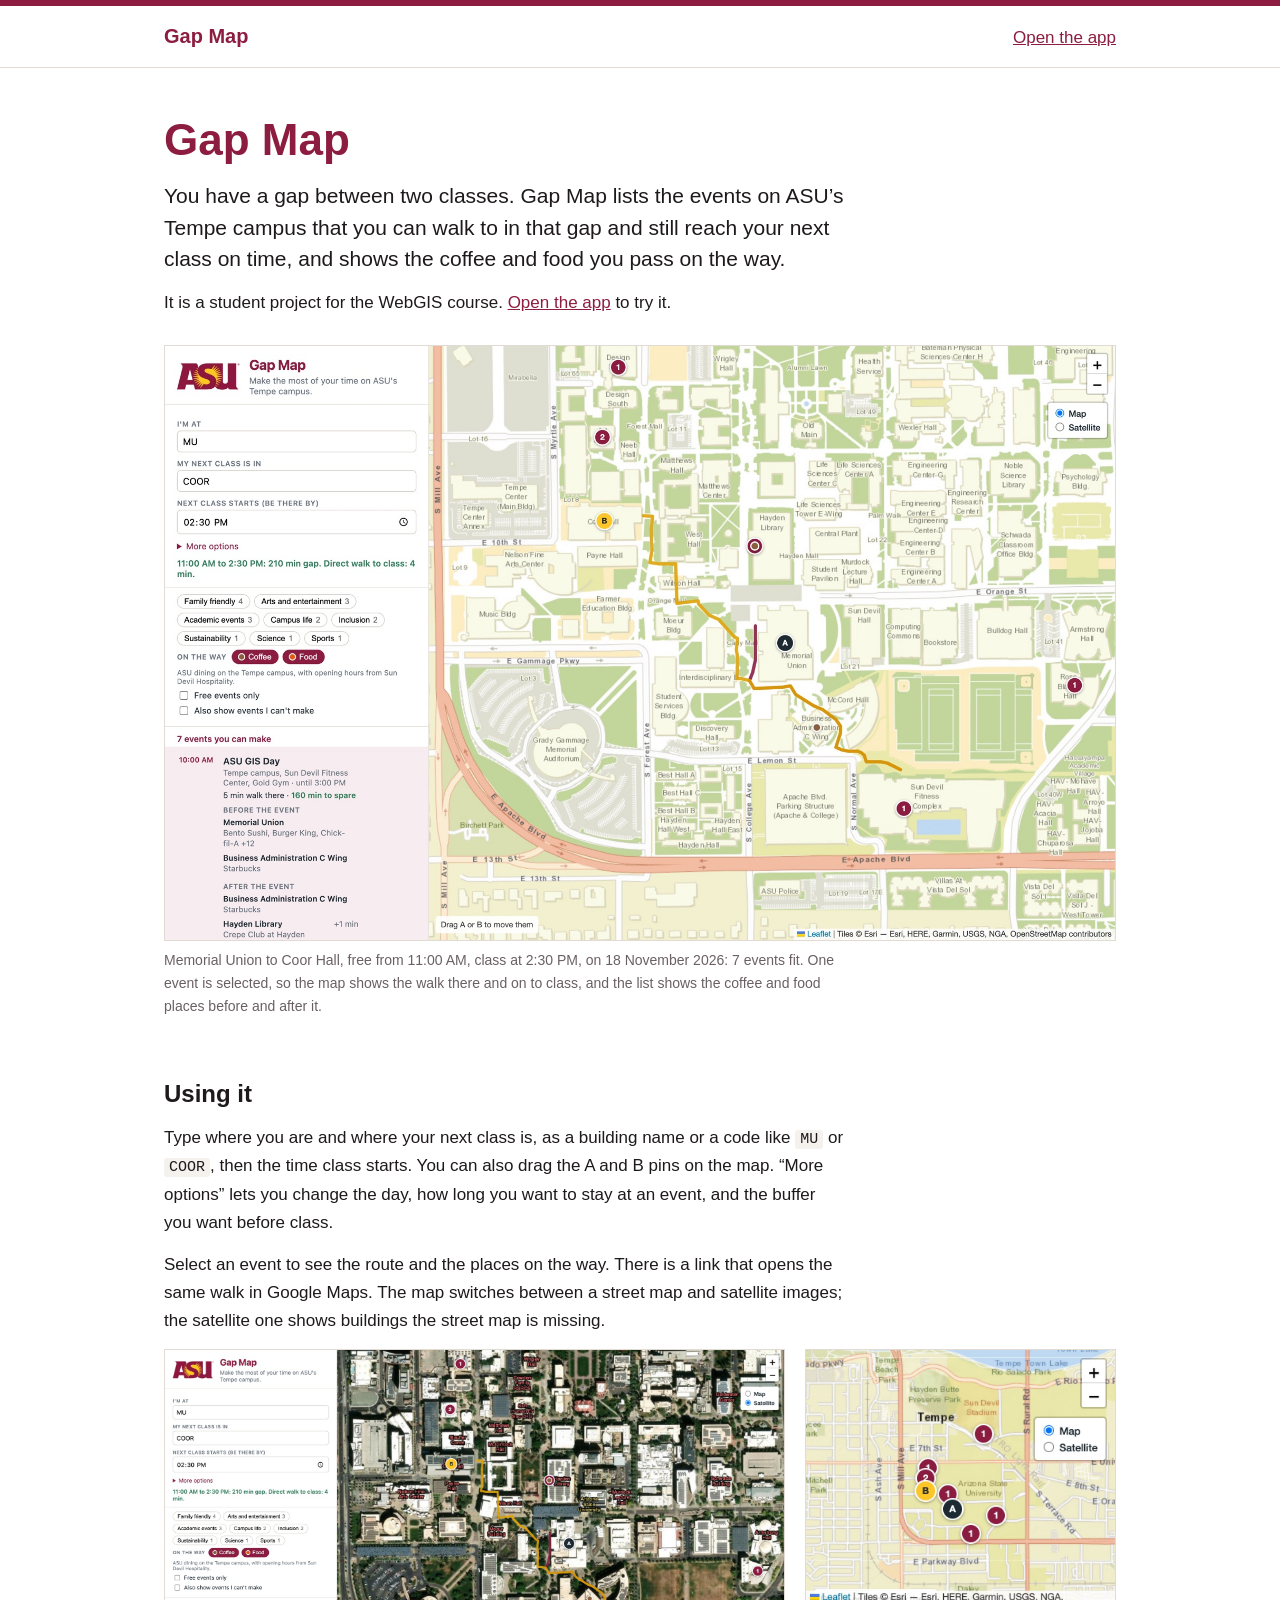
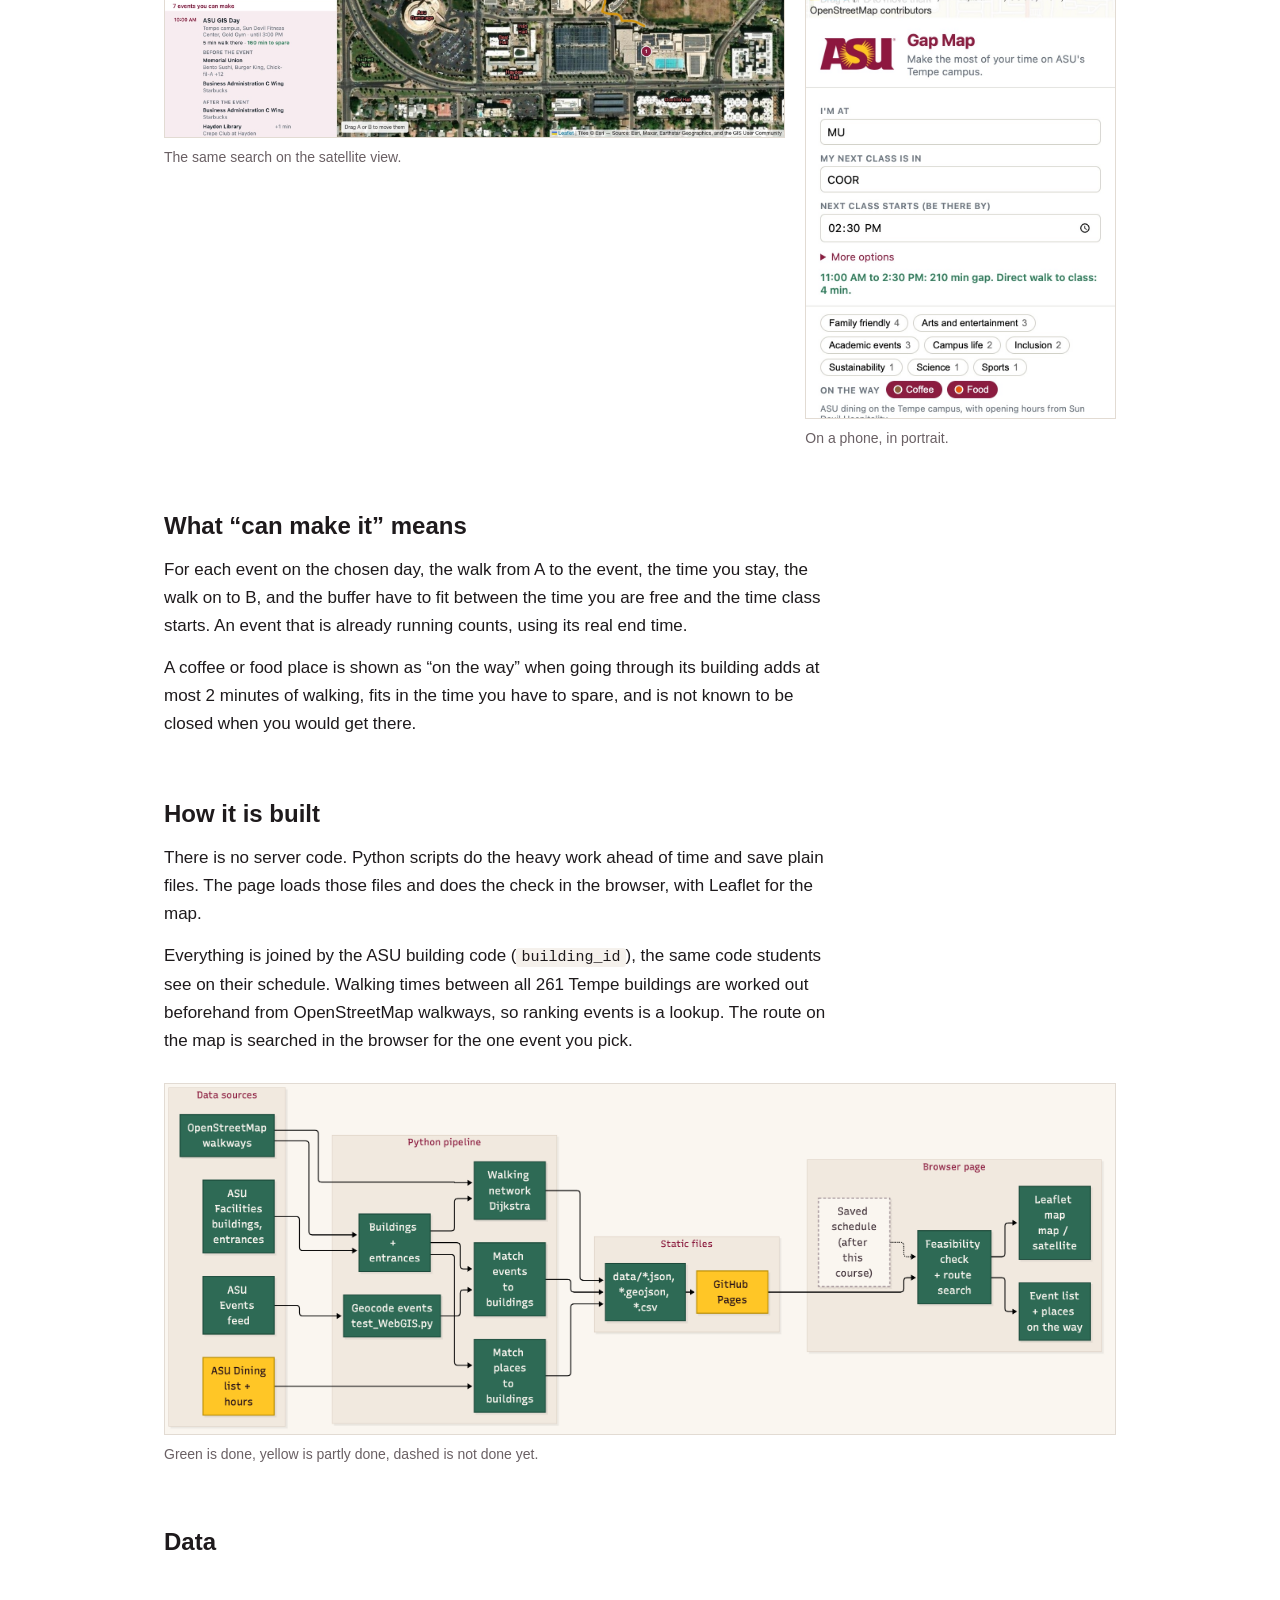
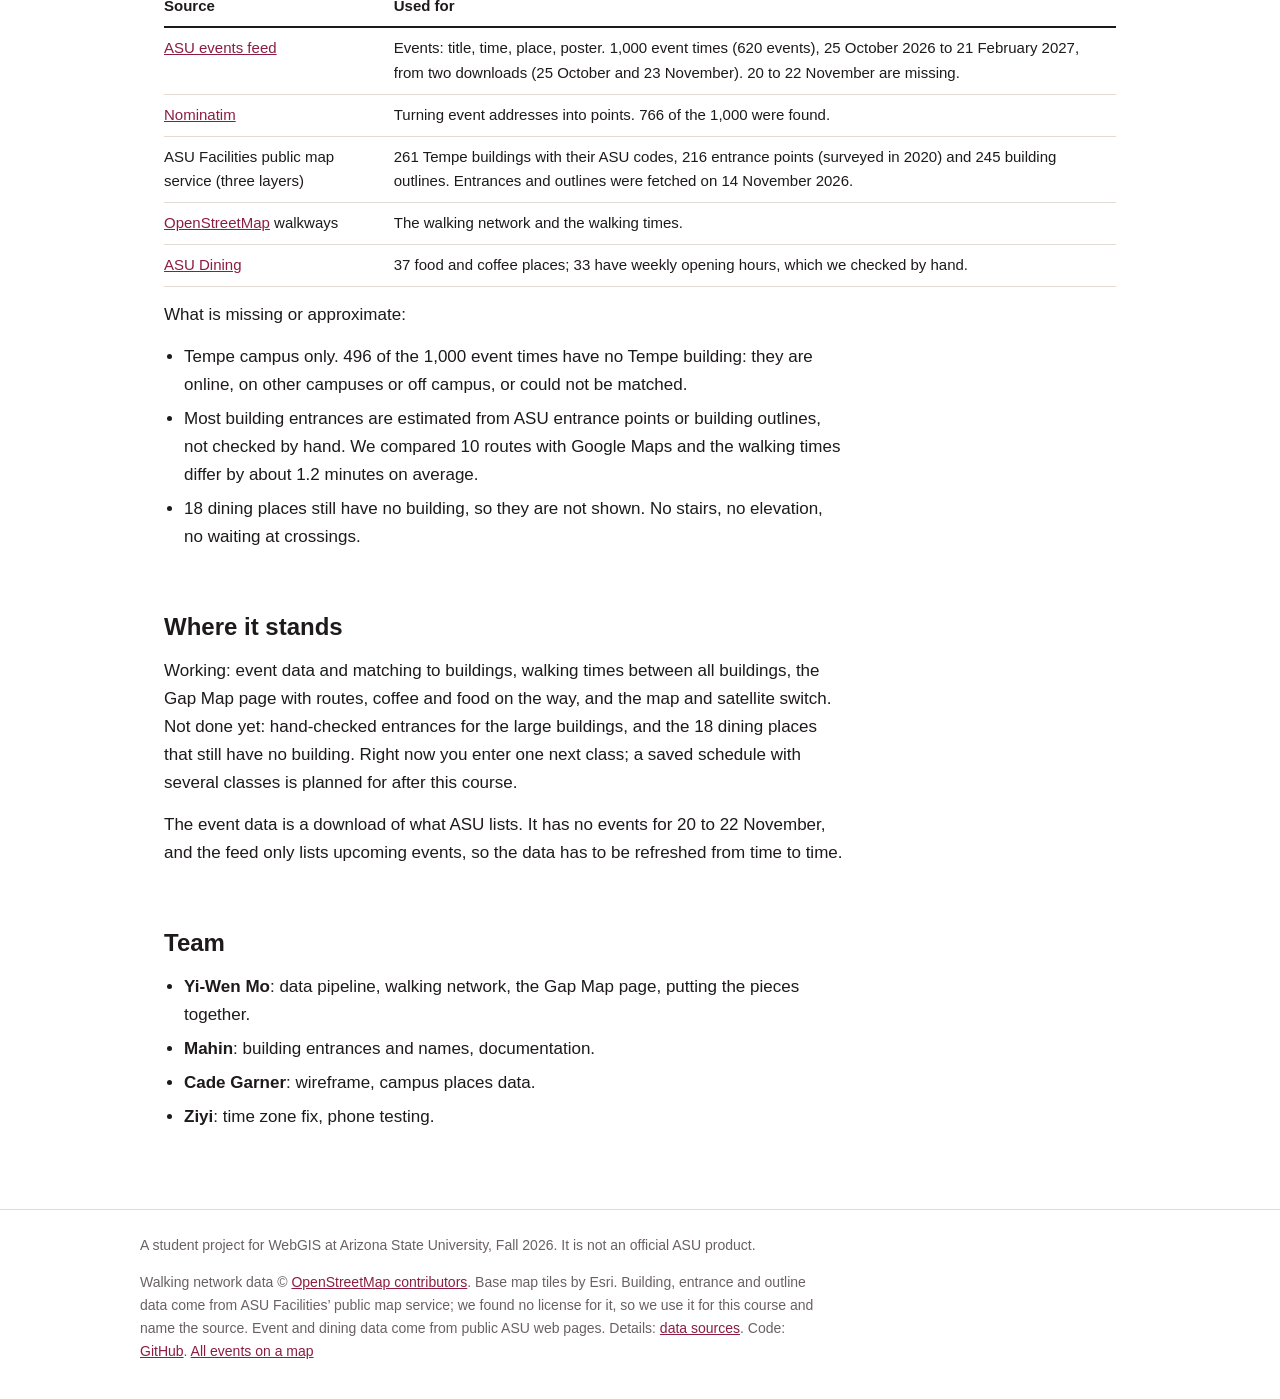
<file: index.html>
<!DOCTYPE html>
<html lang="en">
<head>
<meta charset="utf-8">
<meta http-equiv="refresh" content="0; url=web/about.html">
<link rel="canonical" href="web/about.html">
<title>Gap Map</title>
</head>
<body>
<p><a href="web/about.html">Gap Map: about the project</a> · <a href="web/gap.html">Open the app</a></p>
</body>
</html>
</file>
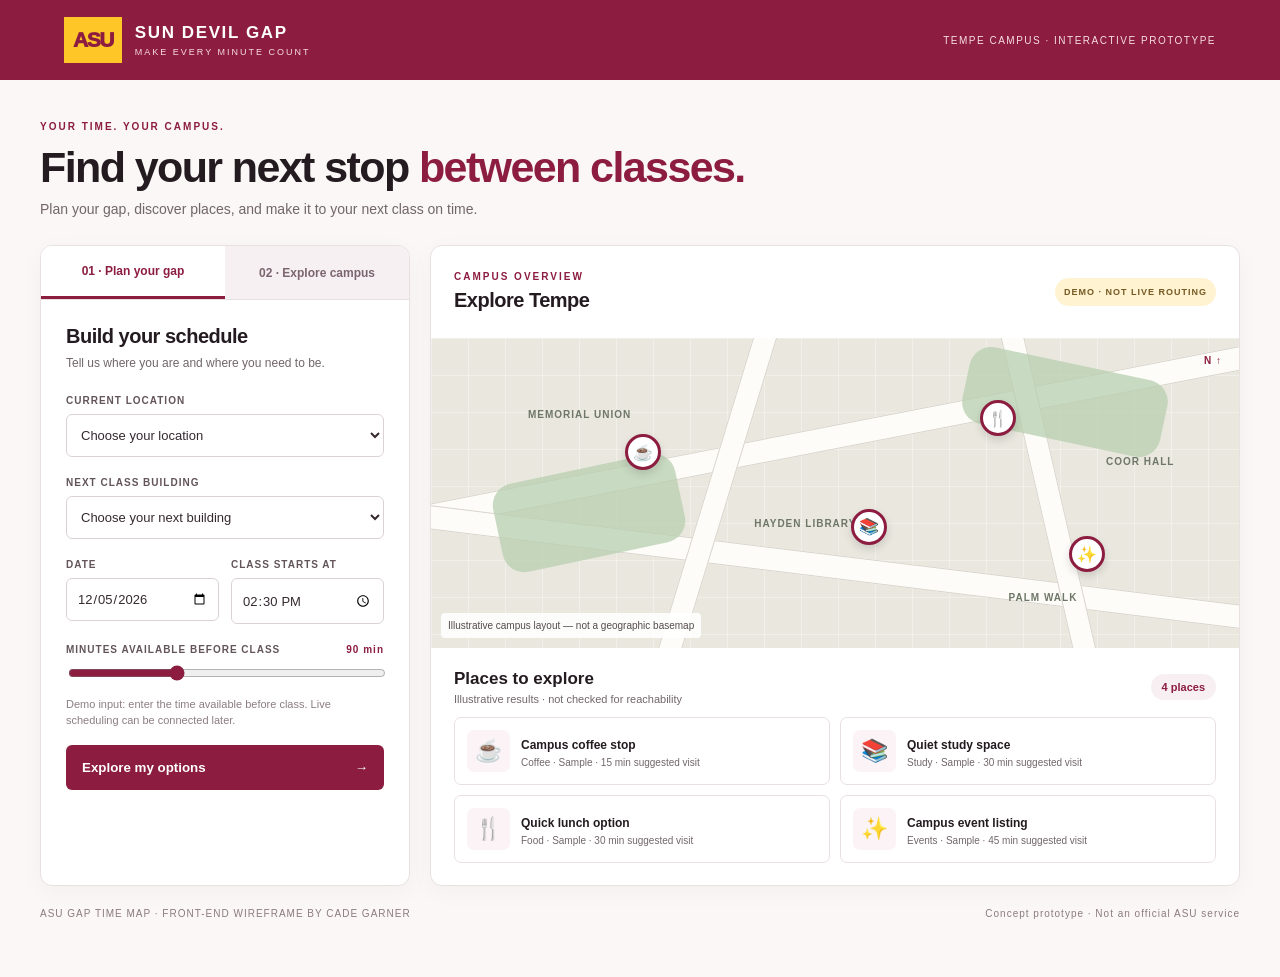
<file: Wireframe/sun-devil-gap-prototype/sun-devil-gap/index.html>
<!doctype html>
<html lang="en"><head><meta charset="utf-8"><meta name="viewport" content="width=device-width,initial-scale=1"><title>Sun Devil Gap | ASU Campus Planner</title><link rel="stylesheet" href="style.css"><script src="js/app.js" defer></script></head>
<body><header class="topbar"><div class="brand"><span class="brand-mark">ASU</span><div><strong>SUN DEVIL GAP</strong><small>MAKE EVERY MINUTE COUNT</small></div></div><span class="campus">TEMPE CAMPUS · INTERACTIVE PROTOTYPE</span></header>
<main><div class="intro"><span class="eyebrow">YOUR TIME. YOUR CAMPUS.</span><h1>Find your next stop <em>between classes.</em></h1><p>Plan your gap, discover places, and make it to your next class on time.</p></div><div class="app-shell"><aside class="panel"><div class="tabs"><button id="tab-plan" class="tab active" type="button">01 · Plan your gap</button><button id="tab-explore" class="tab" type="button">02 · Explore campus</button></div><section id="plan-view"><h2>Build your schedule</h2><p class="muted">Tell us where you are and where you need to be.</p><label for="origin">CURRENT LOCATION</label><select id="origin"><option value="">Choose your location</option><option>Memorial Union</option><option>Hayden Library</option><option>Student Services Building</option><option>Sun Devil Fitness Complex</option><option>W. P. Carey School</option></select><label for="destination">NEXT CLASS BUILDING</label><select id="destination"><option value="">Choose your next building</option><option>Coor Hall</option><option>Life Sciences Center</option><option>Engineering Center</option><option>Schwada Classroom Office Building</option><option>Design North</option></select><div class="two"><div><label for="day">DATE</label><input id="day" type="date"></div><div><label for="class-time">CLASS STARTS AT</label><input id="class-time" type="time" value="14:30"></div></div><label for="gap">MINUTES AVAILABLE BEFORE CLASS <span id="gap-label">90 min</span></label><input id="gap" type="range" min="15" max="240" step="15" value="90"><p class="hint">Demo input: enter the time available before class. Live scheduling can be connected later.</p><button class="primary" id="plan-button" type="button">Explore my options <span>→</span></button><p id="validation" role="status"></p></section><section id="explore-view" hidden><h2>Find your spot</h2><p class="muted">Filter the places and activities you want to see.</p><div class="filter-heading">ACTIVITY TYPE</div><div class="chips"><label><input type="checkbox" value="Coffee" checked> ☕ Coffee</label><label><input type="checkbox" value="Food" checked> 🍴 Food</label><label><input type="checkbox" value="Study" checked> 📚 Study</label><label><input type="checkbox" value="Events" checked> ✨ Events</label></div><label for="min-visit">MINIMUM TIME AT STOP</label><select id="min-visit"><option value="0">Any duration</option><option value="15">15+ minutes</option><option value="30">30+ minutes</option><option value="45">45+ minutes</option></select><label for="future-date">EXPLORE A FUTURE DAY</label><input id="future-date" type="date"><div class="note">Demo listings only. The team will connect real events, locations, and walking-time checks.</div><button class="primary" id="apply-button" type="button">Apply filters <span>→</span></button></section></aside><section class="map-column"><div class="map-header"><div><span class="eyebrow">CAMPUS OVERVIEW</span><h2>Explore Tempe</h2></div><span class="demo-pill">DEMO · NOT LIVE ROUTING</span></div><div class="map-area"><div class="gridlines"></div><div class="road horizontal h1"></div><div class="road horizontal h2"></div><div class="road vertical v1"></div><div class="road vertical v2"></div><div class="park park1"></div><div class="park park2"></div><span class="map-label north">N ↑</span><span class="map-label label1">MEMORIAL UNION</span><span class="map-label label2">HAYDEN LIBRARY</span><span class="map-label label3">COOR HALL</span><span class="map-label label4">PALM WALK</span><span class="pin pin1">☕</span><span class="pin pin2">📚</span><span class="pin pin3">🍴</span><span class="pin pin4">✨</span><div class="map-note">Illustrative campus layout — not a geographic basemap</div></div><div class="results-header"><div><h3>Places to explore</h3><p id="result-summary">Sample listings · walking times not yet connected</p></div><span class="results-count" id="results-count">4 places</span></div><div class="results" id="results"></div></section></div><footer>ASU GAP TIME MAP · FRONT-END WIREFRAME BY CADE GARNER <span>Concept prototype · Not an official ASU service</span></footer></main></body></html>
</file>
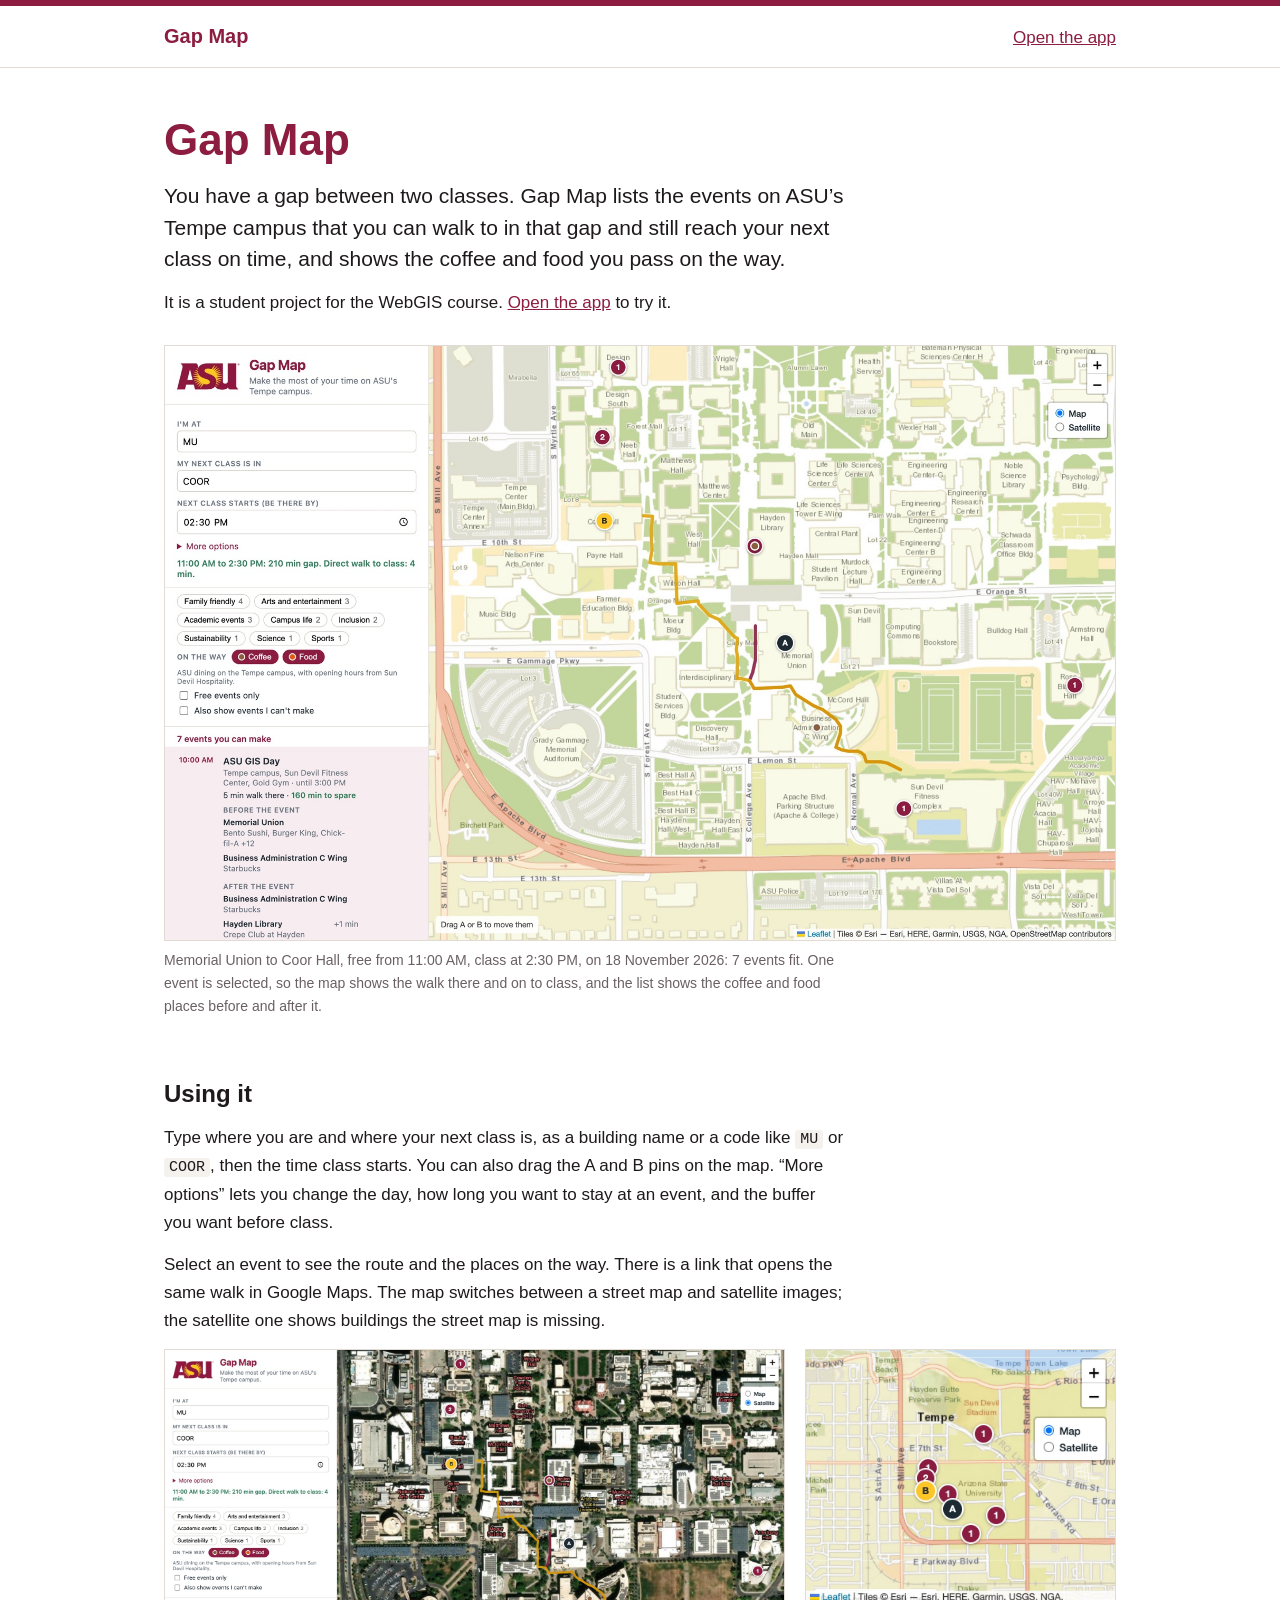
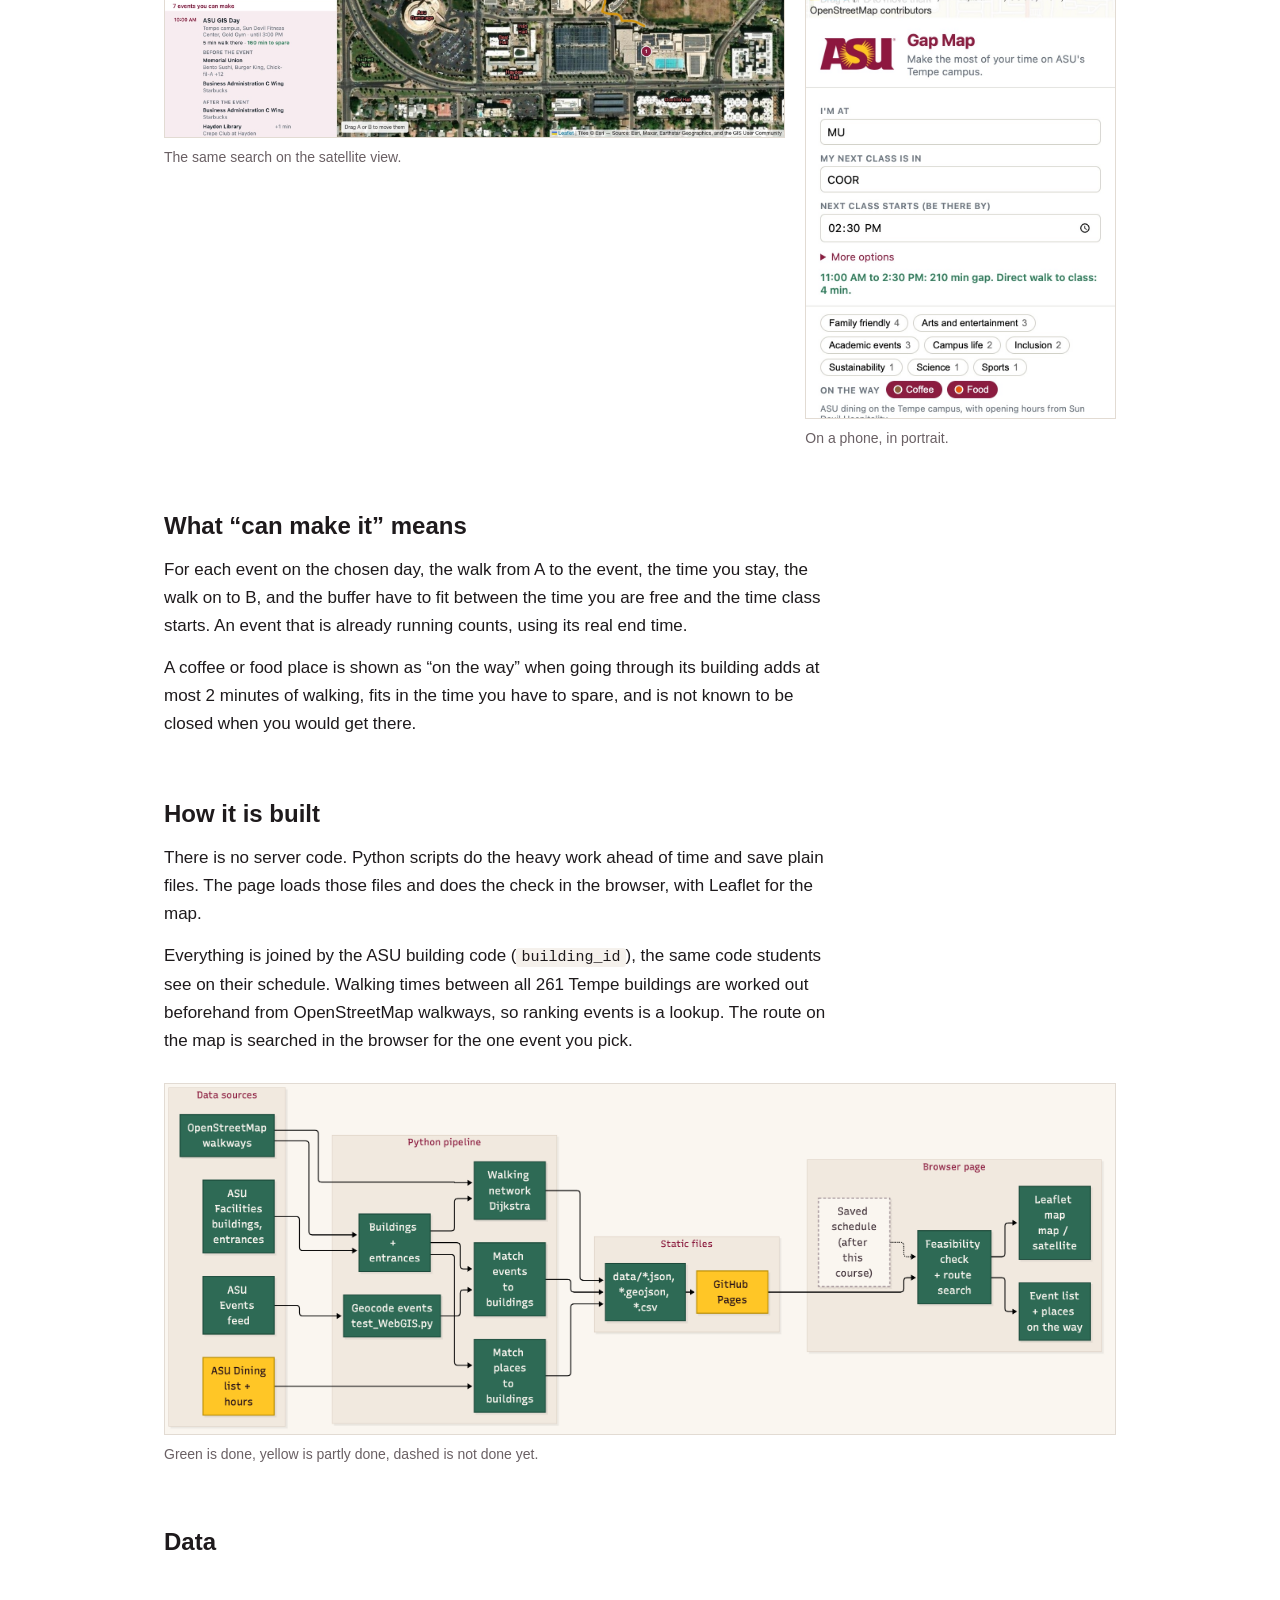
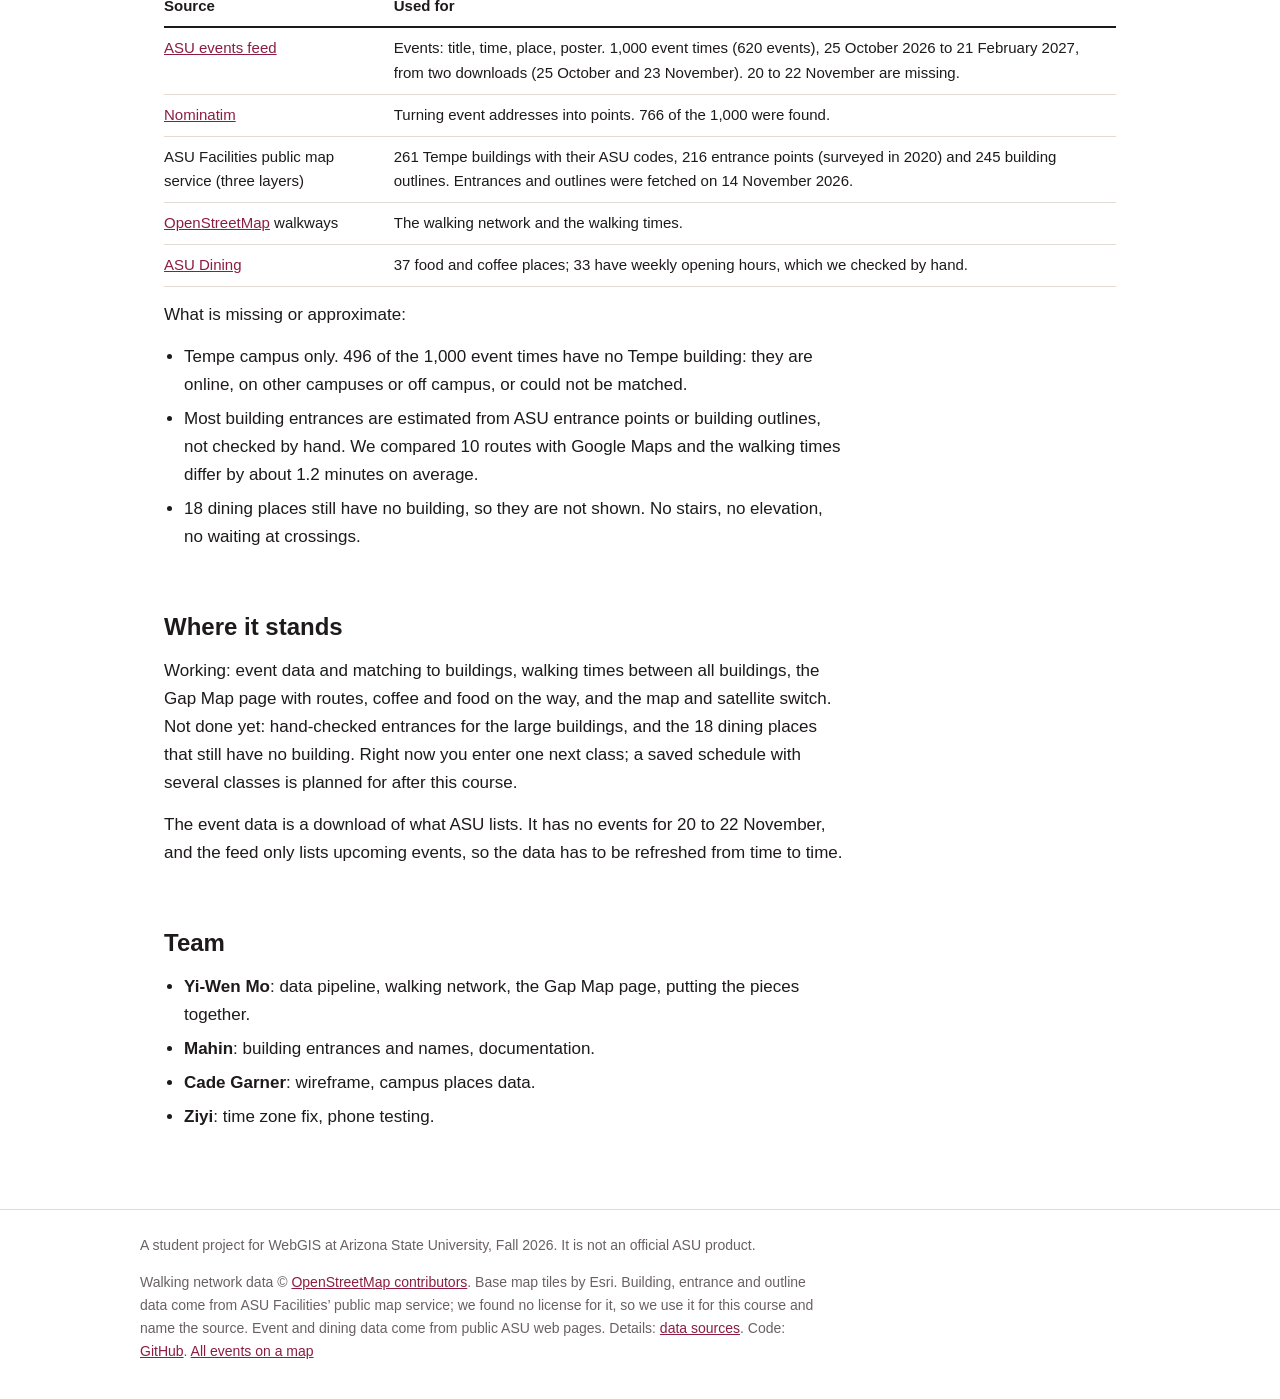
<file: web/about.html>
<!DOCTYPE html>
<html lang="en">
<head>
<meta charset="utf-8">
<meta name="viewport" content="width=device-width, initial-scale=1">
<title>Gap Map: about the project</title>
<style>
  :root { --maroon: #8C1D40; --gold: #FFC627; --ink: #1E1A1C; --muted: #6A6064; --line: #E2DBD3; --bg: #FFFFFF; }
  * { box-sizing: border-box; }
  body { margin: 0; font-family: -apple-system, BlinkMacSystemFont, "Segoe UI", Roboto, Arial, sans-serif; color: var(--ink); background: var(--bg); line-height: 1.65; font-size: 17px; }
  a { color: var(--maroon); }
  .top { border-top: 6px solid var(--maroon); border-bottom: 1px solid var(--line); }
  .top div { max-width: 1000px; margin: 0 auto; padding: 14px 24px; display: flex; justify-content: space-between; align-items: baseline; }
  .top b { font-size: 20px; color: var(--maroon); }
  main { max-width: 1000px; margin: 0 auto; padding: 0 24px 64px; }
  .text { max-width: 680px; }
  h1 { font-size: 44px; line-height: 1.1; margin: 48px 0 16px; color: var(--maroon); }
  h2 { font-size: 24px; margin: 56px 0 10px; }
  p { margin: 0 0 14px; }
  .lede { font-size: 21px; line-height: 1.5; }
  figure { margin: 28px 0; }
  figure img { display: block; width: 100%; height: auto; border: 1px solid var(--line); }
  figcaption { font-size: 14px; color: var(--muted); margin-top: 8px; max-width: 680px; }
  .two { display: grid; grid-template-columns: 2fr 1fr; gap: 20px; align-items: start; }
  .two figure { margin: 0; }
  @media (max-width: 700px) { .two { grid-template-columns: 1fr; } h1 { font-size: 36px; } }
  table { border-collapse: collapse; width: 100%; font-size: 15px; margin: 14px 0; }
  th, td { text-align: left; padding: 8px 12px 8px 0; border-bottom: 1px solid var(--line); vertical-align: top; }
  th { font-weight: 600; border-bottom: 2px solid var(--ink); }
  .scroll { overflow-x: auto; }
  .scroll table { min-width: 560px; }
  ul { padding-left: 20px; margin: 0 0 14px; }
  li { margin-bottom: 6px; }
  .key { font-size: 14px; color: var(--muted); }
  code { font-size: 15px; background: #F5F1EC; padding: 1px 5px; border-radius: 3px; }
  footer { border-top: 1px solid var(--line); padding: 24px; font-size: 14px; color: var(--muted); }
  footer div { max-width: 1000px; margin: 0 auto; }
  footer p { max-width: 680px; }
</style>
</head>
<body>

<div class="top"><div><b>Gap Map</b><a href="gap.html">Open the app</a></div></div>

<main>
  <h1>Gap Map</h1>
  <div class="text">
    <p class="lede">You have a gap between two classes. Gap Map lists the events on ASU’s Tempe campus that you can walk to in that gap and still reach your next class on time, and shows the coffee and food you pass on the way.</p>
    <p>It is a student project for the WebGIS course. <a href="gap.html">Open the app</a> to try it.</p>
  </div>

  <figure>
    <img src="screenshots/gap_route.jpg" alt="The Gap Map page. The left panel has the inputs and a list of events. The map shows a route from Memorial Union to an event and on to Coor Hall.">
    <figcaption>Memorial Union to Coor Hall, free from 11:00 AM, class at 2:30 PM, on 18 November 2026: 7 events fit. One event is selected, so the map shows the walk there and on to class, and the list shows the coffee and food places before and after it.</figcaption>
  </figure>

  <h2>Using it</h2>
  <div class="text">
    <p>Type where you are and where your next class is, as a building name or a code like <code>MU</code> or <code>COOR</code>, then the time class starts. You can also drag the A and B pins on the map. “More options” lets you change the day, how long you want to stay at an event, and the buffer you want before class.</p>
    <p>Select an event to see the route and the places on the way. There is a link that opens the same walk in Google Maps. The map switches between a street map and satellite images; the satellite one shows buildings the street map is missing.</p>
  </div>
  <div class="two">
    <figure>
      <img src="screenshots/gap_satellite.jpg" alt="The same route on the satellite view.">
      <figcaption>The same search on the satellite view.</figcaption>
    </figure>
    <figure>
      <img src="screenshots/gap_phone.jpg" alt="Gap Map on a phone: the map on top and the inputs below.">
      <figcaption>On a phone, in portrait.</figcaption>
    </figure>
  </div>

  <h2>What “can make it” means</h2>
  <div class="text">
    <p>For each event on the chosen day, the walk from A to the event, the time you stay, the walk on to B, and the buffer have to fit between the time you are free and the time class starts. An event that is already running counts, using its real end time.</p>
    <p>A coffee or food place is shown as “on the way” when going through its building adds at most 2 minutes of walking, fits in the time you have to spare, and is not known to be closed when you would get there.</p>
  </div>

  <h2>How it is built</h2>
  <div class="text">
    <p>There is no server code. Python scripts do the heavy work ahead of time and save plain files. The page loads those files and does the check in the browser, with Leaflet for the map.</p>
    <p>Everything is joined by the ASU building code (<code>building_id</code>), the same code students see on their schedule. Walking times between all 261 Tempe buildings are worked out beforehand from OpenStreetMap walkways, so ranking events is a lookup. The route on the map is searched in the browser for the one event you pick.</p>
  </div>
  <figure>
    <img src="../docs/diagrams/architecture_slide.png" alt="Architecture diagram: data sources feed a Python pipeline, which writes static files that the browser page reads.">
    <figcaption>Green is done, yellow is partly done, dashed is not done yet.</figcaption>
  </figure>

  <h2>Data</h2>
  <div class="scroll">
    <table>
      <tr><th>Source</th><th>Used for</th></tr>
      <tr><td><a href="https://asuevents.asu.edu/feed-json">ASU events feed</a></td><td>Events: title, time, place, poster. 1,000 event times (620 events), 25 October 2026 to 21 February 2027, from two downloads (25 October and 23 November). 20 to 22 November are missing.</td></tr>
      <tr><td><a href="https://nominatim.openstreetmap.org">Nominatim</a></td><td>Turning event addresses into points. 766 of the 1,000 were found.</td></tr>
      <tr><td>ASU Facilities public map service (three layers)</td><td>261 Tempe buildings with their ASU codes, 216 entrance points (surveyed in 2020) and 245 building outlines. Entrances and outlines were fetched on 14 November 2026.</td></tr>
      <tr><td><a href="https://www.openstreetmap.org">OpenStreetMap</a> walkways</td><td>The walking network and the walking times.</td></tr>
      <tr><td><a href="https://sundevilhospitality.asu.edu/hours-locations/tempe">ASU Dining</a></td><td>37 food and coffee places; 33 have weekly opening hours, which we checked by hand.</td></tr>
    </table>
  </div>
  <div class="text">
    <p>What is missing or approximate:</p>
    <ul>
      <li>Tempe campus only. 496 of the 1,000 event times have no Tempe building: they are online, on other campuses or off campus, or could not be matched.</li>
      <li>Most building entrances are estimated from ASU entrance points or building outlines, not checked by hand. We compared 10 routes with Google Maps and the walking times differ by about 1.2 minutes on average.</li>
      <li>18 dining places still have no building, so they are not shown. No stairs, no elevation, no waiting at crossings.</li>
    </ul>
  </div>

  <h2>Where it stands</h2>
  <div class="text">
    <p>Working: event data and matching to buildings, walking times between all buildings, the Gap Map page with routes, coffee and food on the way, and the map and satellite switch. Not done yet: hand-checked entrances for the large buildings, and the 18 dining places that still have no building. Right now you enter one next class; a saved schedule with several classes is planned for after this course.</p>
    <p>The event data is a download of what ASU lists. It has no events for 20 to 22 November, and the feed only lists upcoming events, so the data has to be refreshed from time to time.</p>
  </div>

  <h2>Team</h2>
  <div class="text">
    <ul>
      <li><b>Yi-Wen Mo</b>: data pipeline, walking network, the Gap Map page, putting the pieces together.</li>
      <li><b>Mahin</b>: building entrances and names, documentation.</li>
      <li><b>Cade Garner</b>: wireframe, campus places data.</li>
      <li><b>Ziyi</b>: time zone fix, phone testing.</li>
    </ul>
  </div>
</main>

<footer>
  <div>
    <p>A student project for WebGIS at Arizona State University, Fall 2026. It is not an official ASU product.</p>
    <p>Walking network data © <a href="https://www.openstreetmap.org/copyright">OpenStreetMap contributors</a>. Base map tiles by Esri. Building, entrance and outline data come from ASU Facilities’ public map service; we found no license for it, so we use it for this course and name the source. Event and dining data come from public ASU web pages. Details: <a href="https://github.com/yiwenmo/ASU_gap_map/blob/main/docs/data_sources.md">data sources</a>. Code: <a href="https://github.com/yiwenmo/ASU_gap_map">GitHub</a>. <a href="asu_events_map.html">All events on a map</a></p>
  </div>
</footer>

</body>
</html>
</file>
<file: Wireframe/sun-devil-gap-prototype/sun-devil-gap/style.css>
:root{--maroon:#8c1d40;--gold:#ffc627;--ink:#241b21;--muted:#71666b;--bg:#faf7f6;--line:#e9e0e2}*{box-sizing:border-box}body{margin:0;background:var(--bg);color:var(--ink);font-family:Inter,'Segoe UI',Arial,sans-serif}.topbar{background:var(--maroon);color:#fff;display:flex;justify-content:space-between;align-items:center;padding:17px max(5%,calc((100vw - 1250px)/2));gap:20px}.brand{display:flex;gap:13px;align-items:center}.brand-mark{background:var(--gold);color:var(--maroon);font-size:21px;font-weight:950;padding:11px 9px;letter-spacing:-1.5px}.brand strong{display:block;letter-spacing:1.6px;font-size:17px}.brand small{display:block;font-size:9px;letter-spacing:2px;color:#f8dce6;margin-top:4px}.campus{font-size:10px;letter-spacing:1.5px;color:#f7dce5}main{max-width:1250px;margin:auto;padding:36px 25px}.intro{margin:0 0 28px}.eyebrow{color:var(--maroon);font-weight:850;letter-spacing:2px;font-size:10px}.intro h1{font-size:clamp(27px,4vw,43px);letter-spacing:-1.6px;margin:9px 0}.intro em{color:var(--maroon);font-style:normal}.intro p{color:var(--muted);margin:0;font-size:14px}.app-shell{display:grid;grid-template-columns:370px minmax(0,1fr);gap:20px}.panel,.map-column{background:#fff;border:1px solid var(--line);border-radius:12px;box-shadow:0 6px 25px #32101c09;overflow:hidden}.tabs{display:flex;background:#f6f0f2;border-bottom:1px solid var(--line)}.tab{flex:1;padding:18px 7px;border:0;background:transparent;color:#7b6570;font-size:12px;font-weight:750;cursor:pointer}.tab.active{color:var(--maroon);background:#fff;border-bottom:3px solid var(--maroon)}.panel section{padding:25px}h2{font-size:20px;letter-spacing:-.5px;margin:0 0 6px}.muted{color:var(--muted);font-size:12px;line-height:1.6;margin:0 0 22px}label:not(.chips label){display:block;font-size:10px;font-weight:800;letter-spacing:1px;color:#62545a;margin:20px 0 8px}select,input[type=date],input[type=time]{width:100%;padding:12px 10px;border:1px solid #dcd2d6;border-radius:6px;background:#fff;font:inherit;font-size:13px;color:#352930}.two{display:grid;grid-template-columns:1fr 1fr;gap:12px}.two input{min-width:0}#gap{width:100%;accent-color:var(--maroon)}#gap-label{float:right;color:var(--maroon)}.hint{font-size:11px;line-height:1.5;color:#8c7d84}.primary{margin-top:16px;width:100%;border:0;background:var(--maroon);color:white;border-radius:6px;padding:15px 16px;font-weight:750;cursor:pointer;display:flex;justify-content:space-between}.primary:hover{background:#6d1430}#validation{font-size:12px;color:var(--maroon)}.filter-heading{font-size:10px;font-weight:800;letter-spacing:1px;color:#62545a}.chips{display:grid;grid-template-columns:1fr 1fr;gap:9px;margin:12px 0 22px}.chips label{border:1px solid #e0d3d8;border-radius:7px;padding:11px 8px;font-size:13px;cursor:pointer}.chips label:has(input:checked){border-color:var(--maroon);background:#fff5f8}.chips input{accent-color:var(--maroon)}.note{background:#fff8e7;border-left:3px solid var(--gold);font-size:11px;line-height:1.6;padding:12px;margin-top:20px}.map-header{padding:20px 23px;display:flex;justify-content:space-between;align-items:center;gap:10px}.map-header h2{margin-top:5px}.demo-pill{font-size:9px;letter-spacing:1px;font-weight:800;color:#765a24;background:#fff3d1;border-radius:20px;padding:9px}.map-area{height:310px;position:relative;overflow:hidden;background:#e9e7de}.gridlines{position:absolute;inset:0;background-image:linear-gradient(#fff5 1px,transparent 1px),linear-gradient(90deg,#fff5 1px,transparent 1px);background-size:37px 37px}.road{position:absolute;background:#fdfcf8;border:1px solid #d8d5cd}.horizontal{width:110%;height:24px;left:-5%;transform:rotate(-11deg)}.h1{top:28%}.h2{top:70%;transform:rotate(7deg)}.vertical{height:130%;width:23px;top:-15%;transform:rotate(17deg)}.v1{left:34%}.v2{left:75%;transform:rotate(-13deg)}.park{position:absolute;background:#b9cfb1;border-radius:22px;opacity:.75}.park1{width:23%;height:29%;left:8%;top:42%;transform:rotate(-12deg)}.park2{width:25%;height:25%;right:9%;top:8%;transform:rotate(12deg)}.map-label{position:absolute;font-size:10px;font-weight:800;color:#6e7768;letter-spacing:1px}.north{right:17px;top:17px;color:var(--maroon)}.label1{top:23%;left:12%}.label2{top:58%;left:40%}.label3{top:38%;right:8%}.label4{top:82%;right:20%}.pin{position:absolute;background:#fff;border:3px solid var(--maroon);width:36px;height:36px;display:grid;place-items:center;border-radius:50%;box-shadow:0 4px 9px #0002}.pin1{left:24%;top:31%}.pin2{left:52%;top:55%}.pin3{left:68%;top:20%}.pin4{left:79%;top:64%}.map-note{position:absolute;bottom:10px;left:10px;background:#ffffffdf;font-size:10px;padding:7px;border-radius:4px;color:#544a4e}.results-header{padding:21px 23px 12px;display:flex;justify-content:space-between;align-items:center;gap:10px}.results-header h3{font-size:17px;margin:0 0 4px}.results-header p{font-size:11px;color:var(--muted);margin:0}.results-count{background:#f7eff2;color:var(--maroon);border-radius:20px;padding:7px 11px;font-size:11px;font-weight:800;white-space:nowrap}.results{padding:0 23px 22px;display:grid;grid-template-columns:1fr 1fr;gap:10px}.result{border:1px solid var(--line);padding:12px;border-radius:7px;display:flex;gap:11px;align-items:center}.result-icon{font-size:22px;background:#fbf3f5;border-radius:7px;padding:8px}.result strong{font-size:12px}.result small{display:block;font-size:10px;color:var(--muted);margin-top:4px}footer{font-size:10px;color:#8c7b82;letter-spacing:1px;display:flex;justify-content:space-between;gap:15px;margin:22px 0}@media(max-width:850px){.app-shell{grid-template-columns:1fr}.campus{display:none}.map-area{height:280px}}@media(max-width:480px){main{padding:23px 12px}.results{grid-template-columns:1fr}.panel section{padding:18px}.topbar{padding:14px}.two{grid-template-columns:1fr}footer{display:block;line-height:2}}
</file>
